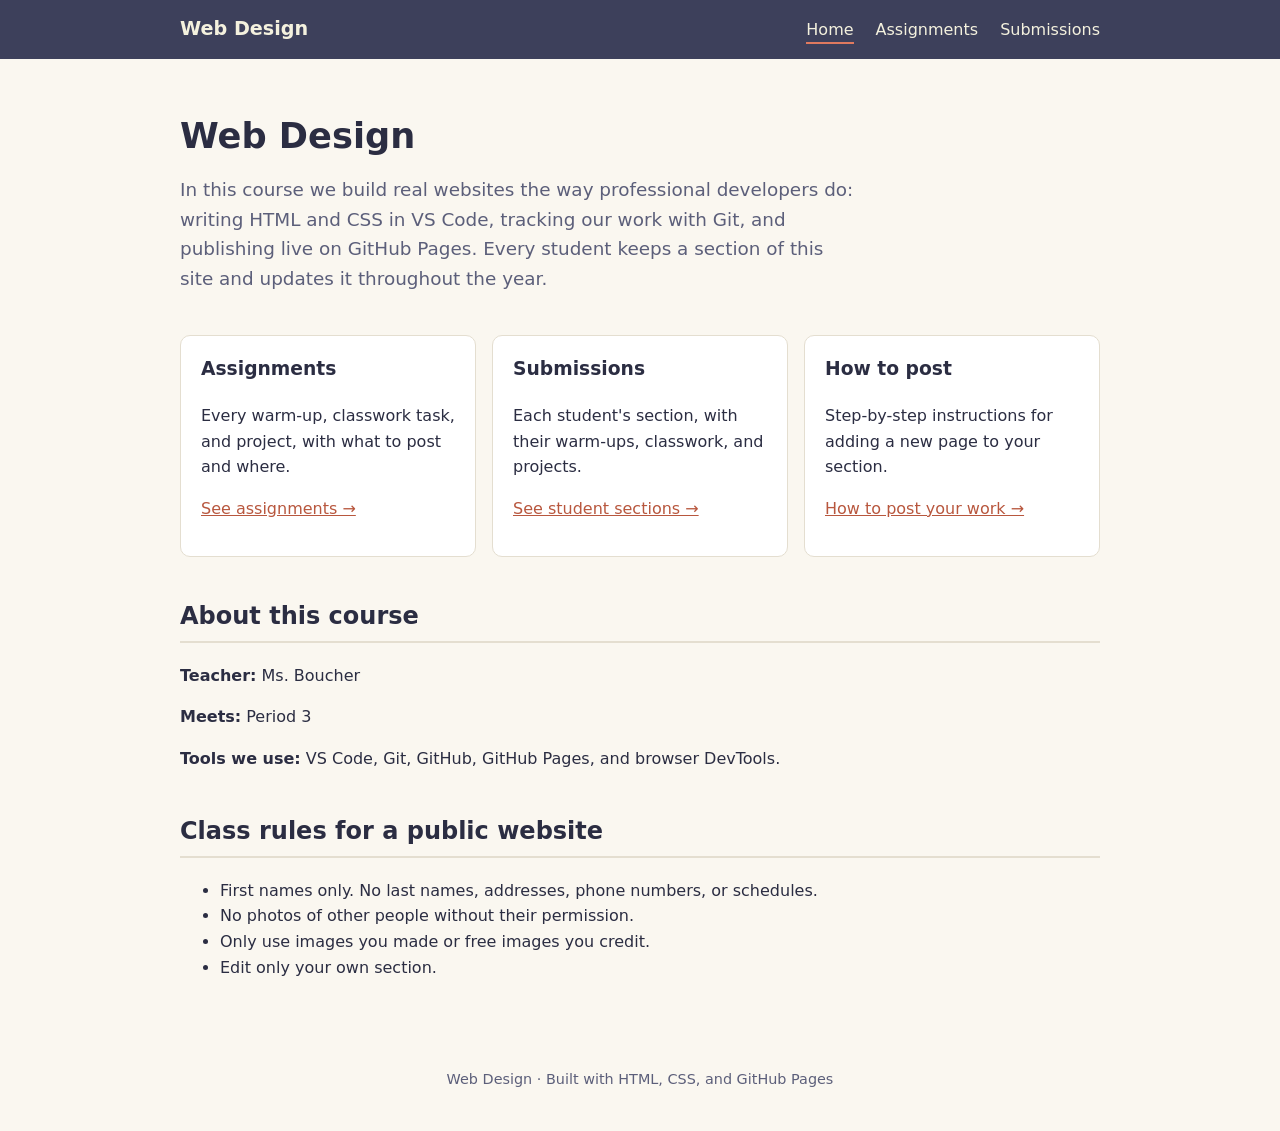
<file: index.html>
<!DOCTYPE html>
<html lang="en">
<head>
  <meta charset="UTF-8">
  <meta name="viewport" content="width=device-width, initial-scale=1.0">
  <title>Web Design</title>
  <link rel="stylesheet" href="style.css">
</head>
<body>
  <header>
    <nav>
      <a href="index.html" class="logo">Web Design</a>
      <ul>
        <li><a href="index.html" class="active">Home</a></li>
        <li><a href="assignments.html">Assignments</a></li>
        <li><a href="submissions.html">Submissions</a></li>
      </ul>
    </nav>
  </header>

  <main>
    <!-- EDIT: course name and description -->
    <section class="hero">
      <h1>Web Design</h1>
      <p class="lead">
        In this course we build real websites the way professional developers do:
        writing HTML and CSS in VS Code, tracking our work with Git, and publishing
        live on GitHub Pages. Every student keeps a section of this site and updates
        it throughout the year.
      </p>
    </section>

    <div class="cards">
      <div class="card">
        <h3>Assignments</h3>
        <p>Every warm-up, classwork task, and project, with what to post and where.</p>
        <p><a href="assignments.html">See assignments &rarr;</a></p>
      </div>
      <div class="card">
        <h3>Submissions</h3>
        <p>Each student's section, with their warm-ups, classwork, and projects.</p>
        <p><a href="submissions.html">See student sections &rarr;</a></p>
      </div>
      <div class="card">
        <h3>How to post</h3>
        <p>Step-by-step instructions for adding a new page to your section.</p>
        <p><a href="assignments.html#how-to-post">How to post your work &rarr;</a></p>
      </div>
    </div>

    <!-- EDIT: course details -->
    <h2>About this course</h2>
    <p><strong>Teacher:</strong> Ms. Boucher</p>
    <p><strong>Meets:</strong> Period 3</p>
    <p><strong>Tools we use:</strong> VS Code, Git, GitHub, GitHub Pages, and browser DevTools.</p>

    <h2>Class rules for a public website</h2>
    <ul>
      <li>First names only. No last names, addresses, phone numbers, or schedules.</li>
      <li>No photos of other people without their permission.</li>
      <li>Only use images you made or free images you credit.</li>
      <li>Edit only your own section.</li>
    </ul>
  </main>

  <footer>
    Web Design &middot; Built with HTML, CSS, and GitHub Pages
  </footer>
</body>
</html>
</file>
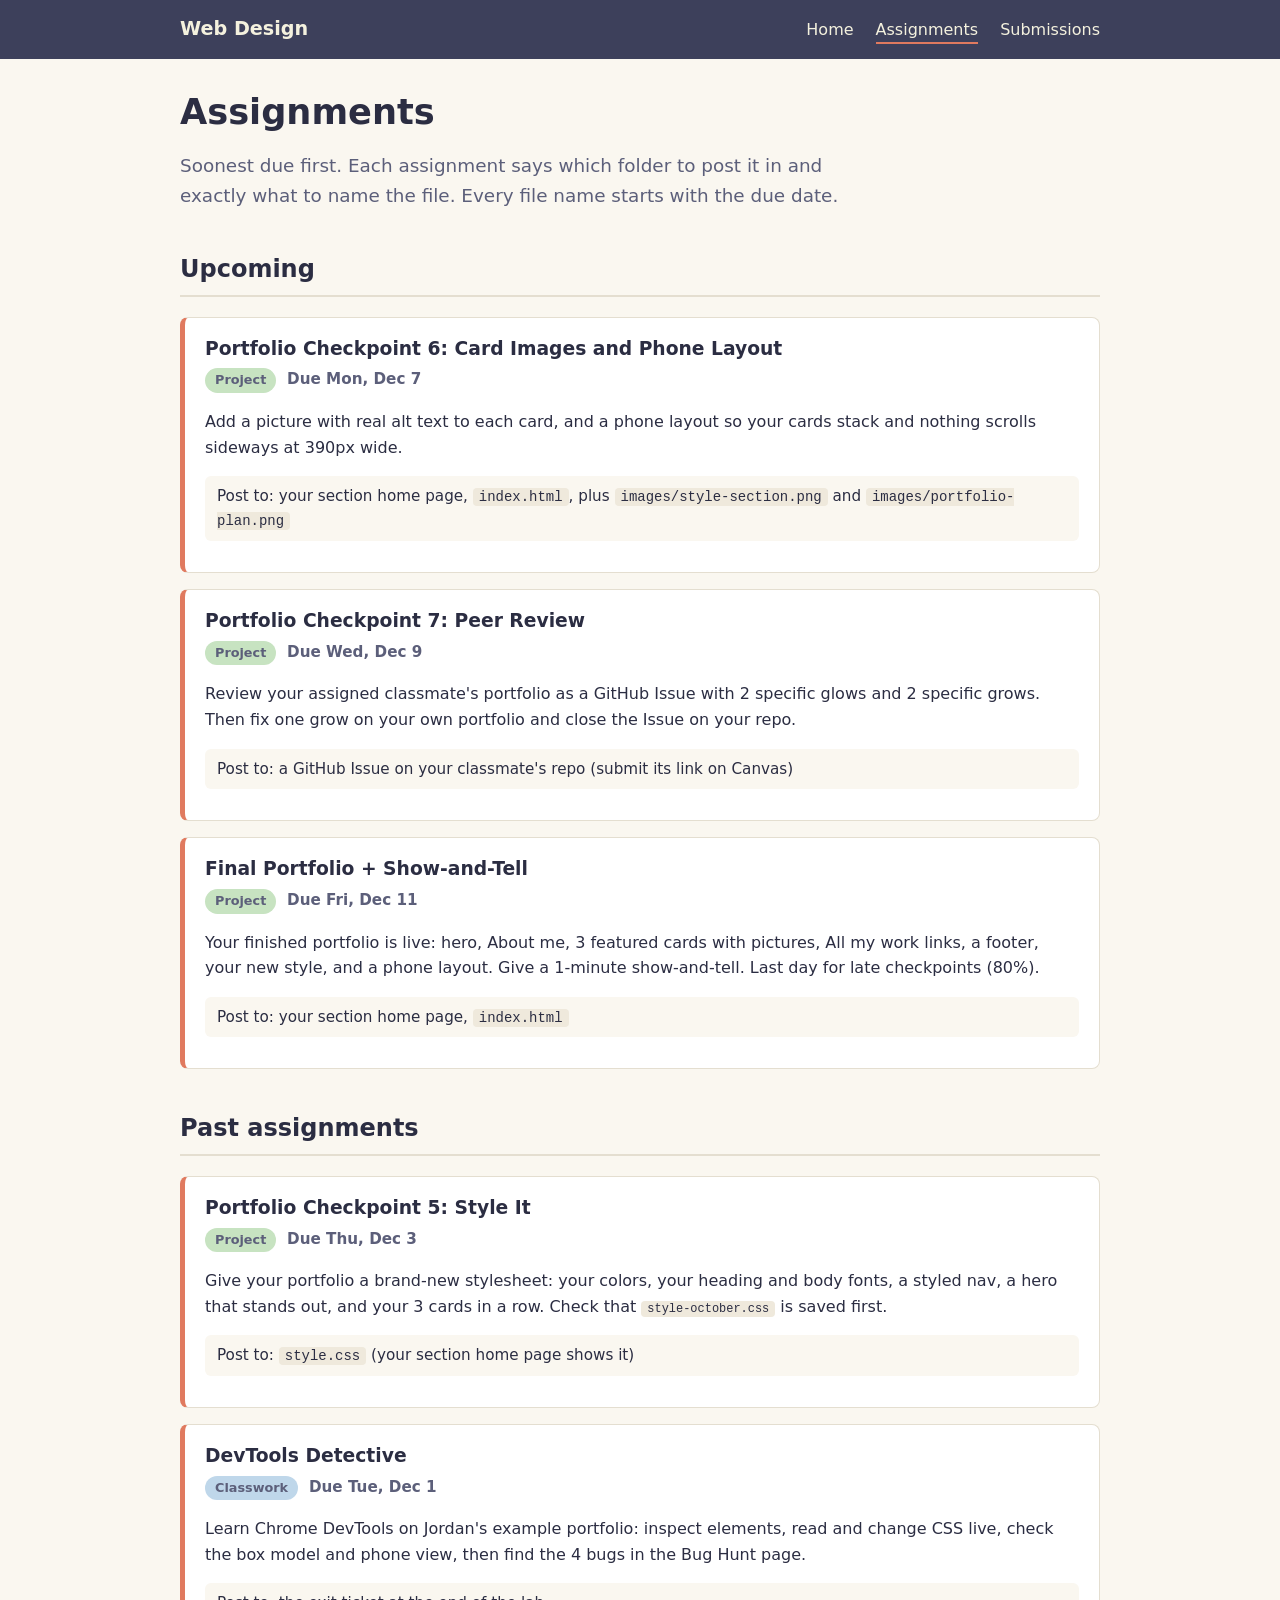
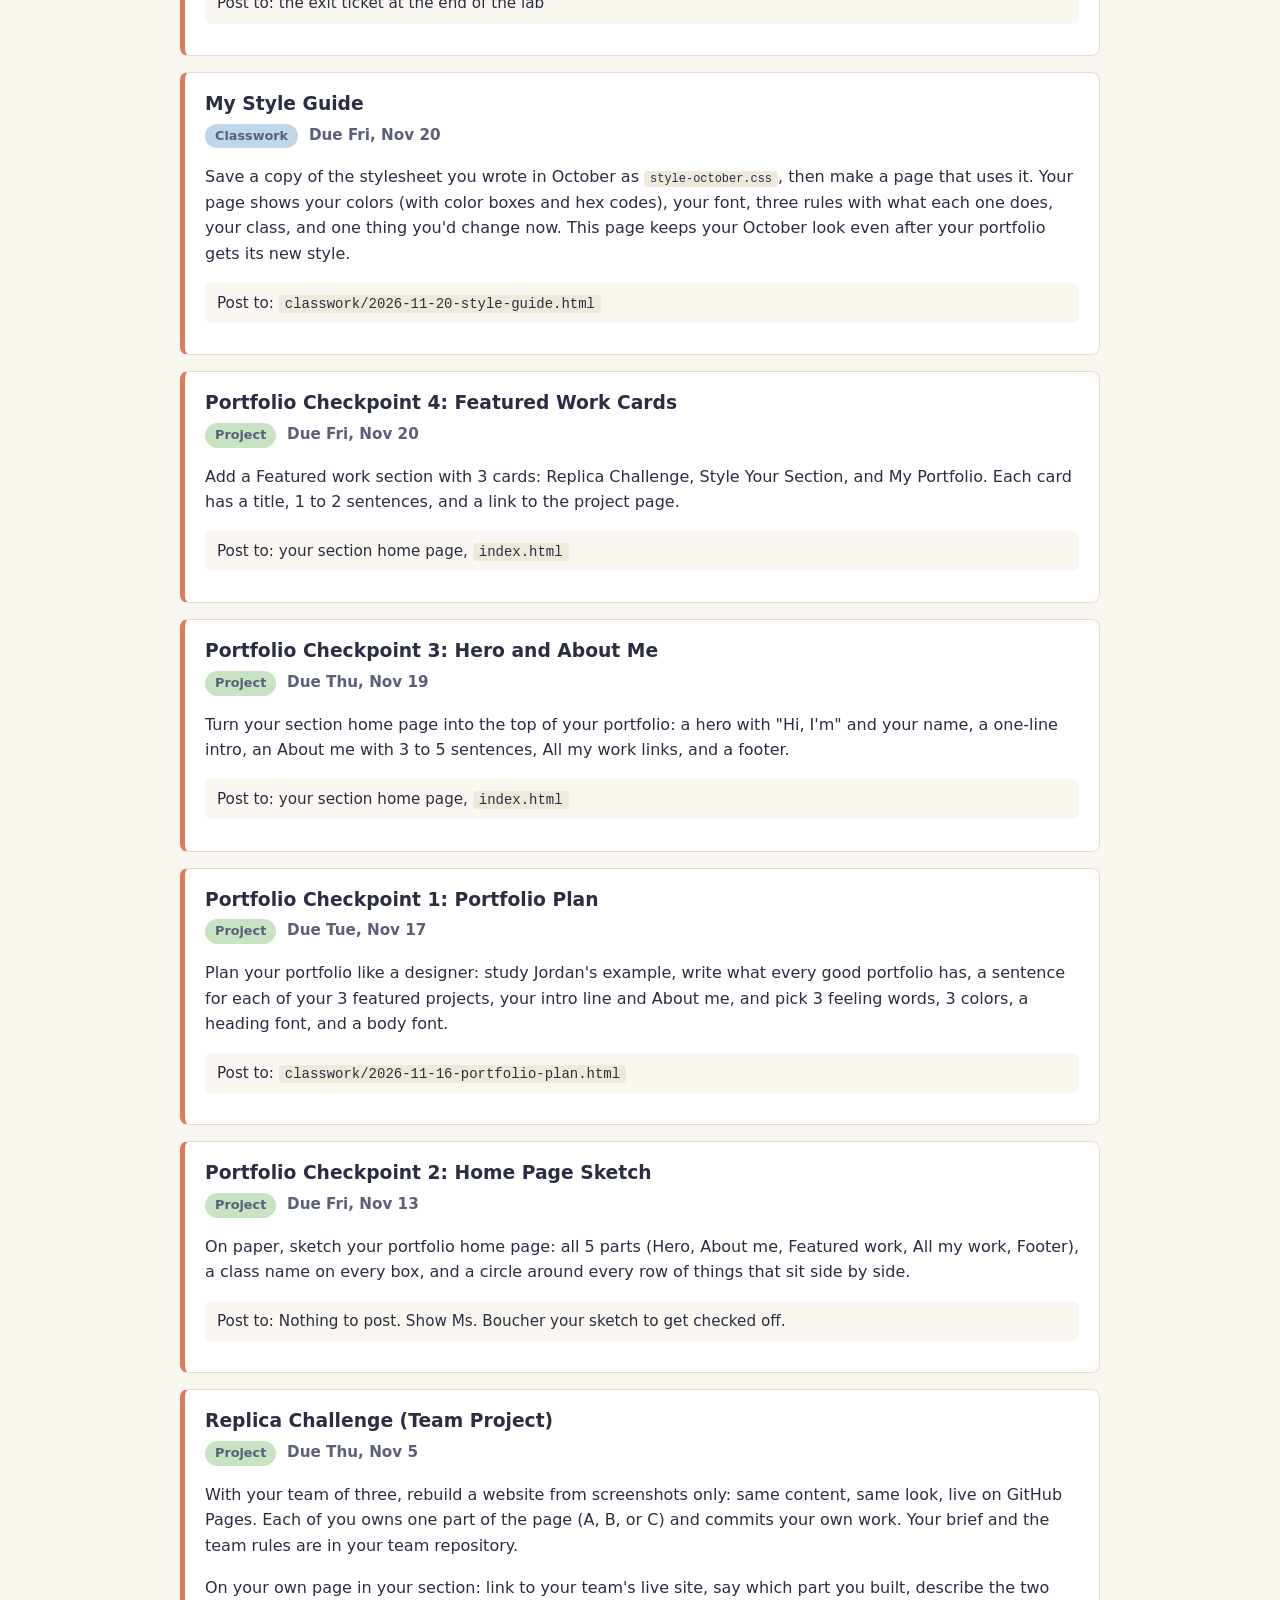
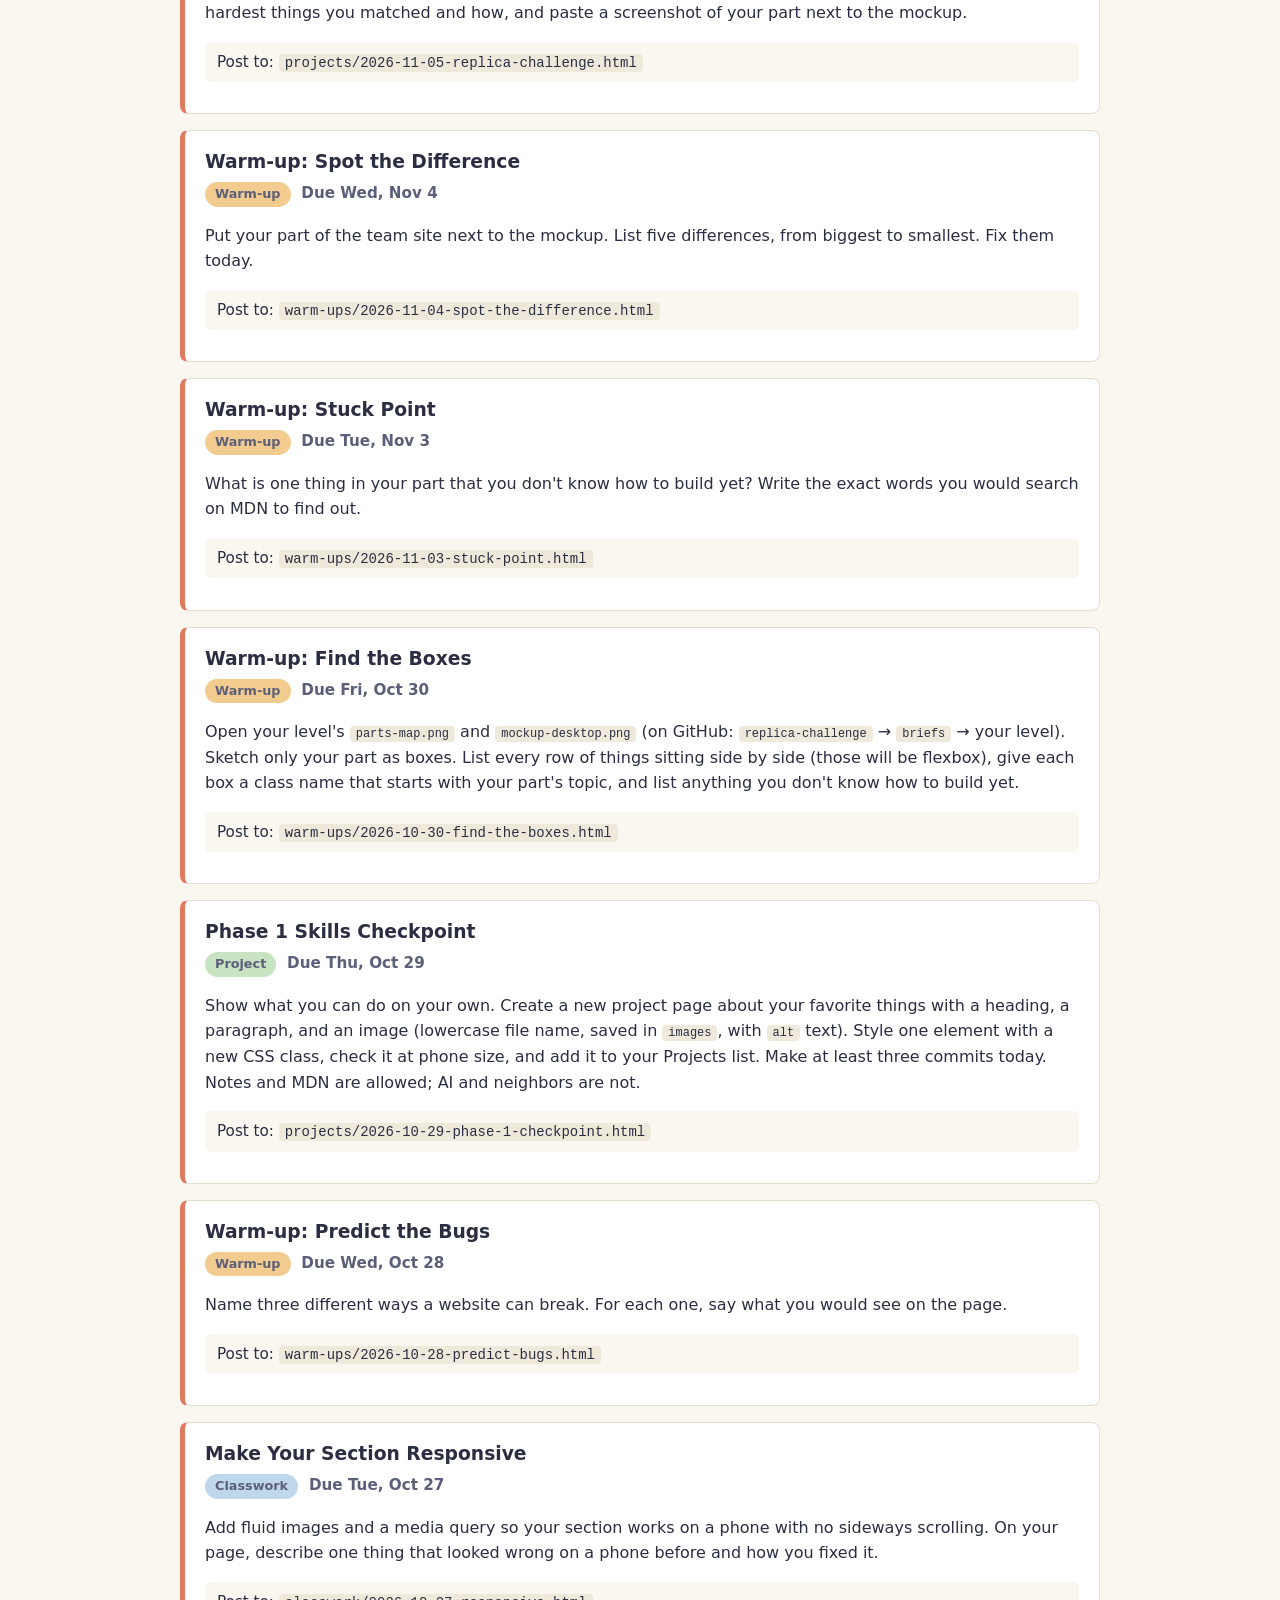
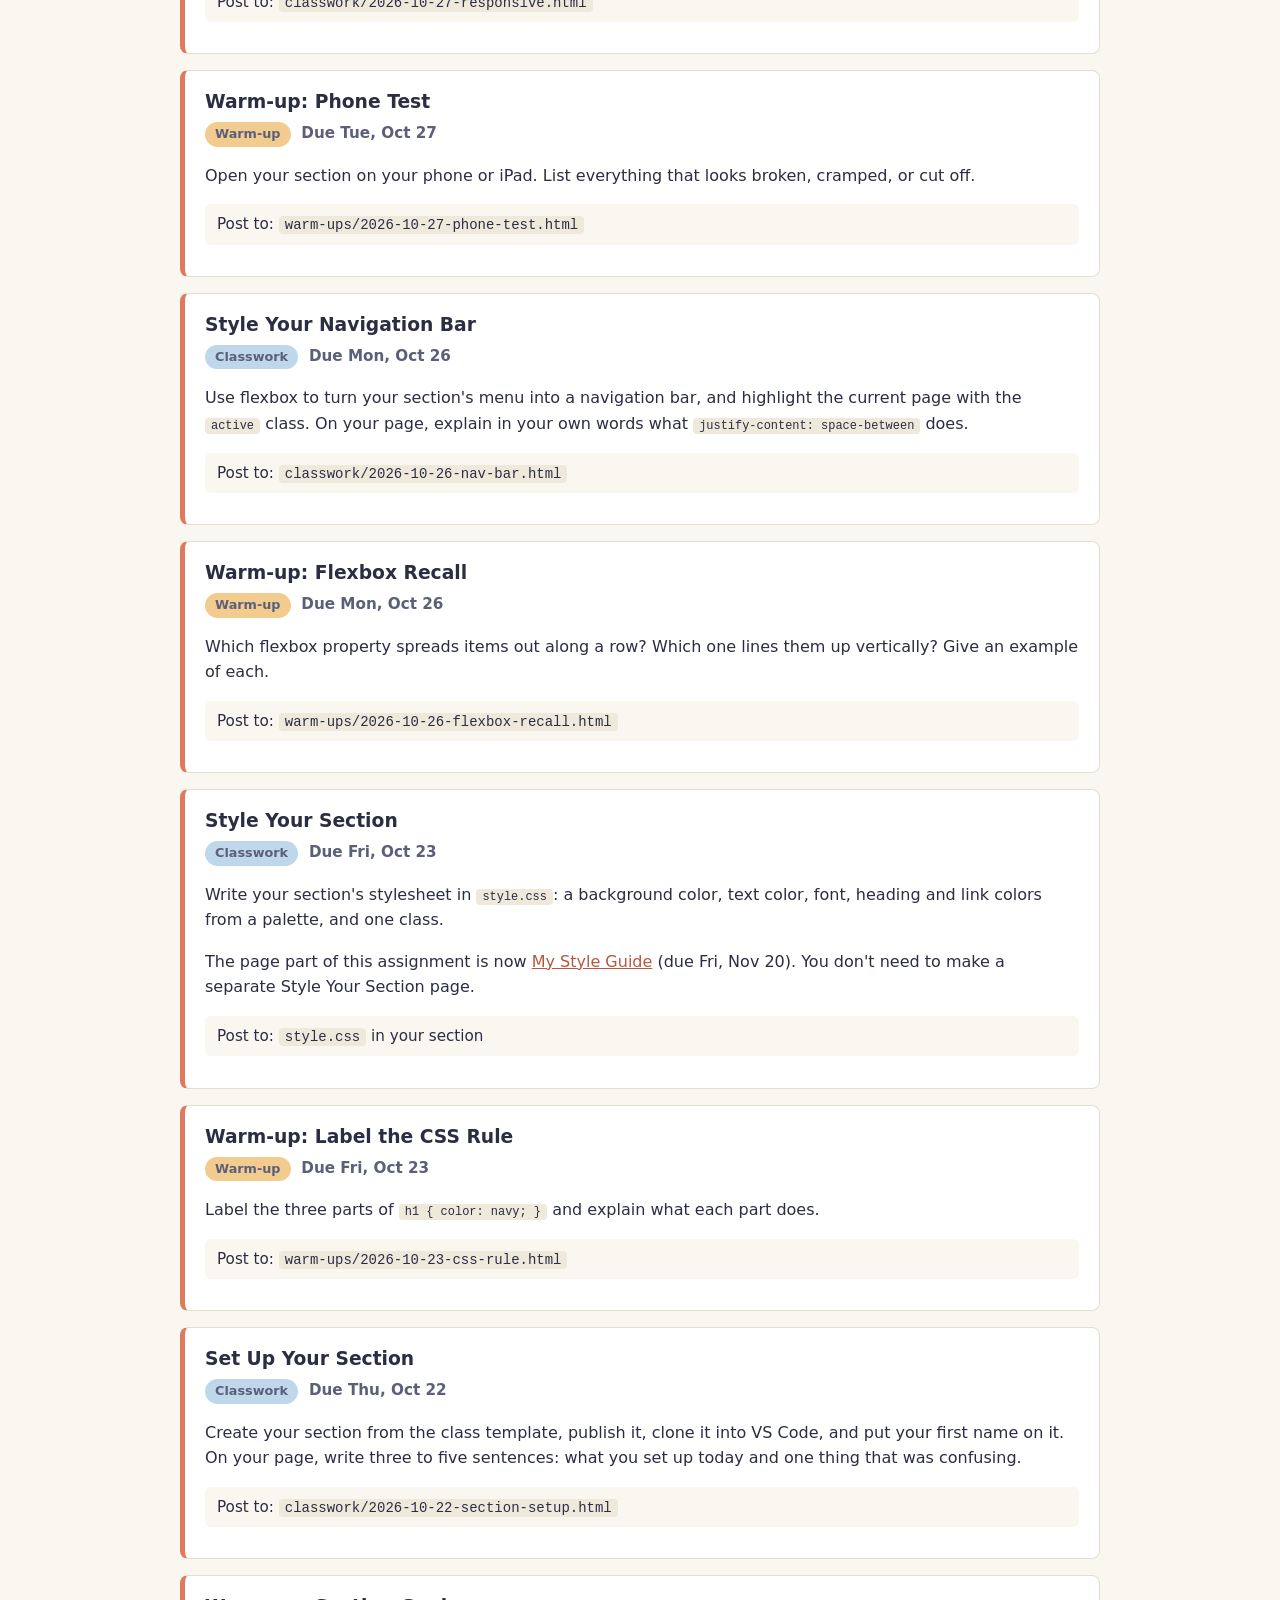
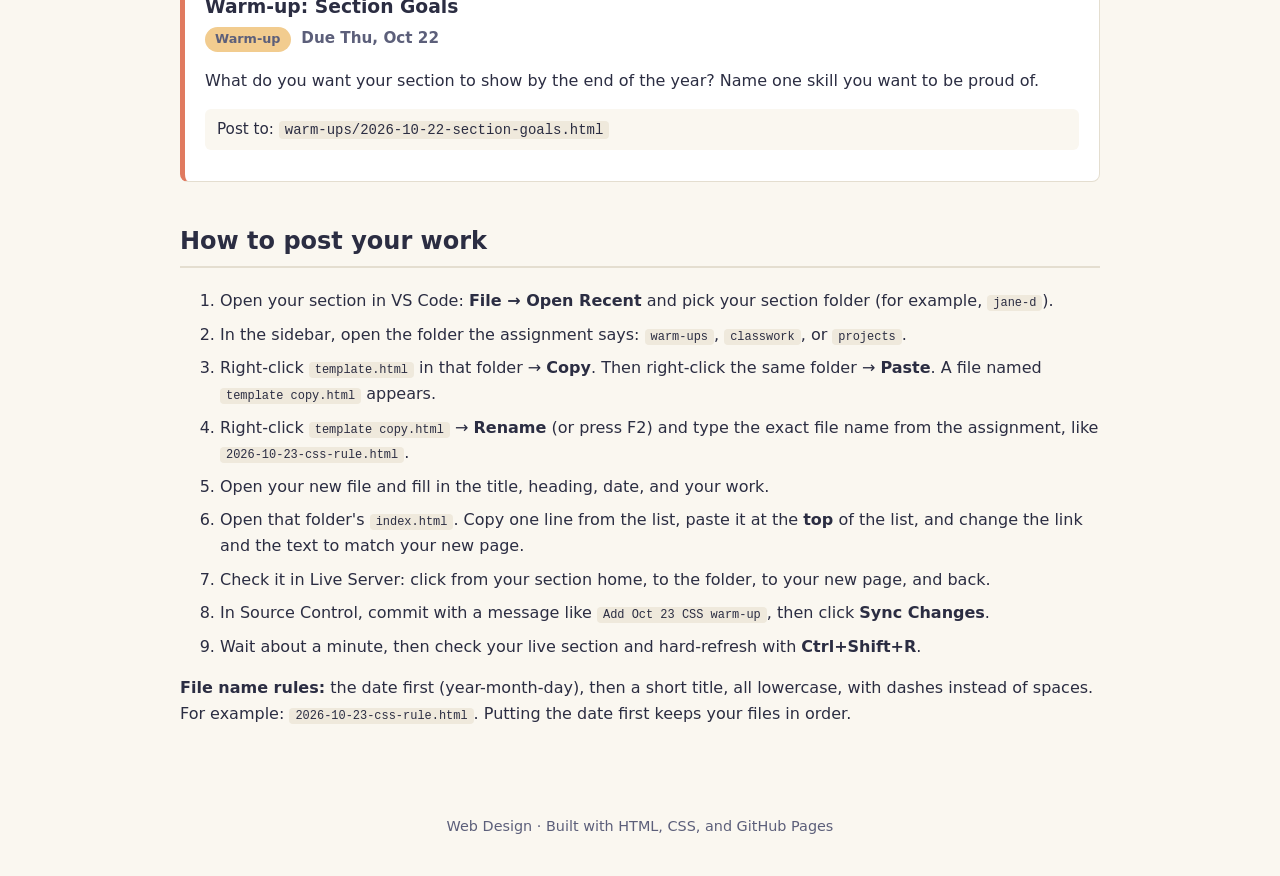
<file: assignments.html>
<!DOCTYPE html>
<html lang="en">
<head>
  <meta charset="UTF-8">
  <meta name="viewport" content="width=device-width, initial-scale=1.0">
  <title>Assignments | Web Design</title>
  <link rel="stylesheet" href="style.css">
</head>
<body>
  <header>
    <nav>
      <a href="index.html" class="logo">Web Design</a>
      <ul>
        <li><a href="index.html">Home</a></li>
        <li><a href="assignments.html" class="active">Assignments</a></li>
        <li><a href="submissions.html">Submissions</a></li>
      </ul>
    </nav>
  </header>

  <main>
        <article class="assignment" id="2026-11-13-portfolio-sketch" data-due="2026-11-13">
      <h3>Portfolio Checkpoint 2: Home Page Sketch</h3>
      <p class="meta"><span class="tag project">Project</span> <strong>Due Fri, Nov 13</strong></p>
      <p>On paper, sketch your portfolio home page: all 5 parts (Hero, About me, Featured work, All my work, Footer), a class name on every box, and a circle around every row of things that sit side by side.</p>
      <p class="post-to">Post to: Nothing to post. Show Ms. Boucher your sketch to get checked off.</p>
    </article>

    <article class="assignment" id="2026-11-16-portfolio-plan" data-due="2026-11-17">
      <h3>Portfolio Checkpoint 1: Portfolio Plan</h3>
      <p class="meta"><span class="tag project">Project</span> <strong>Due Tue, Nov 17</strong></p>
      <p>Plan your portfolio like a designer: study Jordan's example, write what every good portfolio has, a sentence for each of your 3 featured projects, your intro line and About me, and pick 3 feeling words, 3 colors, a heading font, and a body font.</p>
      <p class="post-to">Post to: <code>classwork/2026-11-16-portfolio-plan.html</code></p>
    </article>

    <article class="assignment" id="2026-11-19-hero-about" data-due="2026-11-19">
      <h3>Portfolio Checkpoint 3: Hero and About Me</h3>
      <p class="meta"><span class="tag project">Project</span> <strong>Due Thu, Nov 19</strong></p>
      <p>Turn your section home page into the top of your portfolio: a hero with "Hi, I'm" and your name, a one-line intro, an About me with 3 to 5 sentences, All my work links, and a footer.</p>
      <p class="post-to">Post to: your section home page, <code>index.html</code></p>
    </article>

    <article class="assignment" id="2026-11-20-featured-work" data-due="2026-11-20">
      <h3>Portfolio Checkpoint 4: Featured Work Cards</h3>
      <p class="meta"><span class="tag project">Project</span> <strong>Due Fri, Nov 20</strong></p>
      <p>Add a Featured work section with 3 cards: Replica Challenge, Style Your Section, and My Portfolio. Each card has a title, 1 to 2 sentences, and a link to the project page.</p>
      <p class="post-to">Post to: your section home page, <code>index.html</code></p>
    </article>

    <article class="assignment" id="2026-12-01-devtools-detective" data-due="2026-12-01">
      <h3>DevTools Detective</h3>
      <p class="meta"><span class="tag classwork">Classwork</span> <strong>Due Tue, Dec 1</strong></p>
      <p>Learn Chrome DevTools on Jordan's example portfolio: inspect elements, read and change CSS live, check the box model and phone view, then find the 4 bugs in the Bug Hunt page.</p>
      <p class="post-to">Post to: the exit ticket at the end of the lab</p>
    </article>

    <article class="assignment" id="2026-12-03-style-it" data-due="2026-12-03">
      <h3>Portfolio Checkpoint 5: Style It</h3>
      <p class="meta"><span class="tag project">Project</span> <strong>Due Thu, Dec 3</strong></p>
      <p>Give your portfolio a brand-new stylesheet: your colors, your heading and body fonts, a styled nav, a hero that stands out, and your 3 cards in a row. Check that <code>style-october.css</code> is saved first.</p>
      <p class="post-to">Post to: <code>style.css</code> (your section home page shows it)</p>
    </article>

    <article class="assignment" id="2026-12-07-images-phone" data-due="2026-12-07">
      <h3>Portfolio Checkpoint 6: Card Images and Phone Layout</h3>
      <p class="meta"><span class="tag project">Project</span> <strong>Due Mon, Dec 7</strong></p>
      <p>Add a picture with real alt text to each card, and a phone layout so your cards stack and nothing scrolls sideways at 390px wide.</p>
      <p class="post-to">Post to: your section home page, <code>index.html</code>, plus <code>images/style-section.png</code> and <code>images/portfolio-plan.png</code></p>
    </article>

    <article class="assignment" id="2026-12-09-peer-review" data-due="2026-12-09">
      <h3>Portfolio Checkpoint 7: Peer Review</h3>
      <p class="meta"><span class="tag project">Project</span> <strong>Due Wed, Dec 9</strong></p>
      <p>Review your assigned classmate's portfolio as a GitHub Issue with 2 specific glows and 2 specific grows. Then fix one grow on your own portfolio and close the Issue on your repo.</p>
      <p class="post-to">Post to: a GitHub Issue on your classmate's repo (submit its link on Canvas)</p>
    </article>

    <article class="assignment" id="2026-12-11-final-portfolio" data-due="2026-12-11">
      <h3>Final Portfolio + Show-and-Tell</h3>
      <p class="meta"><span class="tag project">Project</span> <strong>Due Fri, Dec 11</strong></p>
      <p>Your finished portfolio is live: hero, About me, 3 featured cards with pictures, All my work links, a footer, your new style, and a phone layout. Give a 1-minute show-and-tell. Last day for late checkpoints (80%).</p>
      <p class="post-to">Post to: your section home page, <code>index.html</code></p>
    </article>

        <article class="assignment" id="2026-11-20-style-guide" data-due="2026-11-20">
      <h3>My Style Guide</h3>
      <p class="meta"><span class="tag classwork">Classwork</span> <strong>Due Fri, Nov 20</strong></p>
      <p>Save a copy of the stylesheet you wrote in October as <code>style-october.css</code>, then make a page that uses it. Your page shows your colors (with color boxes and hex codes), your font, three rules with what each one does, your class, and one thing you'd change now. This page keeps your October look even after your portfolio gets its new style.</p>
      <p class="post-to">Post to: <code>classwork/2026-11-20-style-guide.html</code></p>
    </article>

    <h1>Assignments</h1>
    <p class="lead">
      Soonest due first. Each assignment says which folder to post it in and exactly
      what to name the file. Every file name starts with the due date.
    </p>

    <!-- ============================================================
         Assignments sort themselves by due date: soonest first.
         Anything past its due date moves to "Past assignments" automatically.

         HOW TO ADD AN ASSIGNMENT (teacher):
         Copy one whole <article class="assignment"> ... </article> block,
         paste it anywhere in the list below, and change:
           - id:        the file name without .html, like 2026-11-02-client-kickoff
           - data-due:  the due date as year-month-day, like 2026-11-02
           - the title, tag, "Due" date, description, and "Post to" file name
         The file name always starts with the due date.
         ============================================================ -->

    <h2>Upcoming</h2>
    <div id="upcoming">
    <article class="assignment" id="2026-10-22-section-goals" data-due="2026-10-22">
      <h3>Warm-up: Section Goals</h3>
      <p class="meta"><span class="tag warm-up">Warm-up</span> <strong>Due Thu, Oct 22</strong></p>
      <p>What do you want your section to show by the end of the year? Name one skill you want to be proud of.</p>
      <p class="post-to">Post to: <code>warm-ups/2026-10-22-section-goals.html</code></p>
    </article>

    <article class="assignment" id="2026-10-22-section-setup" data-due="2026-10-22">
      <h3>Set Up Your Section</h3>
      <p class="meta"><span class="tag classwork">Classwork</span> <strong>Due Thu, Oct 22</strong></p>
      <p>Create your section from the class template, publish it, clone it into VS Code, and put your first name on it. On your page, write three to five sentences: what you set up today and one thing that was confusing.</p>
      <p class="post-to">Post to: <code>classwork/2026-10-22-section-setup.html</code></p>
    </article>

    <article class="assignment" id="2026-10-23-css-rule" data-due="2026-10-23">
      <h3>Warm-up: Label the CSS Rule</h3>
      <p class="meta"><span class="tag warm-up">Warm-up</span> <strong>Due Fri, Oct 23</strong></p>
      <p>Label the three parts of <code>h1 { color: navy; }</code> and explain what each part does.</p>
      <p class="post-to">Post to: <code>warm-ups/2026-10-23-css-rule.html</code></p>
    </article>

    <article class="assignment" id="2026-10-23-style-my-section" data-due="2026-10-23">
      <h3>Style Your Section</h3>
      <p class="meta"><span class="tag classwork">Classwork</span> <strong>Due Fri, Oct 23</strong></p>
      <p>Write your section's stylesheet in <code>style.css</code>: a background color, text color, font, heading and link colors from a palette, and one class.</p>
      <p>The page part of this assignment is now <a href="#2026-11-20-style-guide">My Style Guide</a> (due Fri, Nov 20). You don't need to make a separate Style Your Section page.</p>
      <p class="post-to">Post to: <code>style.css</code> in your section</p>
    </article>

    <article class="assignment" id="2026-10-26-flexbox-recall" data-due="2026-10-26">
      <h3>Warm-up: Flexbox Recall</h3>
      <p class="meta"><span class="tag warm-up">Warm-up</span> <strong>Due Mon, Oct 26</strong></p>
      <p>Which flexbox property spreads items out along a row? Which one lines them up vertically? Give an example of each.</p>
      <p class="post-to">Post to: <code>warm-ups/2026-10-26-flexbox-recall.html</code></p>
    </article>

    <article class="assignment" id="2026-10-26-nav-bar" data-due="2026-10-26">
      <h3>Style Your Navigation Bar</h3>
      <p class="meta"><span class="tag classwork">Classwork</span> <strong>Due Mon, Oct 26</strong></p>
      <p>Use flexbox to turn your section's menu into a navigation bar, and highlight the current page with the <code>active</code> class. On your page, explain in your own words what <code>justify-content: space-between</code> does.</p>
      <p class="post-to">Post to: <code>classwork/2026-10-26-nav-bar.html</code></p>
    </article>

    <article class="assignment" id="2026-10-27-phone-test" data-due="2026-10-27">
      <h3>Warm-up: Phone Test</h3>
      <p class="meta"><span class="tag warm-up">Warm-up</span> <strong>Due Tue, Oct 27</strong></p>
      <p>Open your section on your phone or iPad. List everything that looks broken, cramped, or cut off.</p>
      <p class="post-to">Post to: <code>warm-ups/2026-10-27-phone-test.html</code></p>
    </article>

    <article class="assignment" id="2026-10-27-responsive" data-due="2026-10-27">
      <h3>Make Your Section Responsive</h3>
      <p class="meta"><span class="tag classwork">Classwork</span> <strong>Due Tue, Oct 27</strong></p>
      <p>Add fluid images and a media query so your section works on a phone with no sideways scrolling. On your page, describe one thing that looked wrong on a phone before and how you fixed it.</p>
      <p class="post-to">Post to: <code>classwork/2026-10-27-responsive.html</code></p>
    </article>

    <article class="assignment" id="2026-10-28-predict-bugs" data-due="2026-10-28">
      <h3>Warm-up: Predict the Bugs</h3>
      <p class="meta"><span class="tag warm-up">Warm-up</span> <strong>Due Wed, Oct 28</strong></p>
      <p>Name three different ways a website can break. For each one, say what you would see on the page.</p>
      <p class="post-to">Post to: <code>warm-ups/2026-10-28-predict-bugs.html</code></p>
    </article>

    <article class="assignment" id="2026-10-29-phase-1-checkpoint" data-due="2026-10-29">
      <h3>Phase 1 Skills Checkpoint</h3>
      <p class="meta"><span class="tag project">Project</span> <strong>Due Thu, Oct 29</strong></p>
      <p>Show what you can do on your own. Create a new project page about your favorite things with a heading, a paragraph, and an image (lowercase file name, saved in <code>images</code>, with <code>alt</code> text). Style one element with a new CSS class, check it at phone size, and add it to your Projects list. Make at least three commits today. Notes and MDN are allowed; AI and neighbors are not.</p>
      <p class="post-to">Post to: <code>projects/2026-10-29-phase-1-checkpoint.html</code></p>
    </article>

    <article class="assignment" id="2026-10-30-find-the-boxes" data-due="2026-10-30">
      <h3>Warm-up: Find the Boxes</h3>
      <p class="meta"><span class="tag warm-up">Warm-up</span> <strong>Due Fri, Oct 30</strong></p>
      <p>Open your level's <code>parts-map.png</code> and <code>mockup-desktop.png</code> (on GitHub: <code>replica-challenge</code> &rarr; <code>briefs</code> &rarr; your level). Sketch only your part as boxes. List every row of things sitting side by side (those will be flexbox), give each box a class name that starts with your part's topic, and list anything you don't know how to build yet.</p>
      <p class="post-to">Post to: <code>warm-ups/2026-10-30-find-the-boxes.html</code></p>
    </article>

    <article class="assignment" id="2026-11-03-stuck-point" data-due="2026-11-03">
      <h3>Warm-up: Stuck Point</h3>
      <p class="meta"><span class="tag warm-up">Warm-up</span> <strong>Due Tue, Nov 3</strong></p>
      <p>What is one thing in your part that you don't know how to build yet? Write the exact words you would search on MDN to find out.</p>
      <p class="post-to">Post to: <code>warm-ups/2026-11-03-stuck-point.html</code></p>
    </article>

    <article class="assignment" id="2026-11-04-spot-the-difference" data-due="2026-11-04">
      <h3>Warm-up: Spot the Difference</h3>
      <p class="meta"><span class="tag warm-up">Warm-up</span> <strong>Due Wed, Nov 4</strong></p>
      <p>Put your part of the team site next to the mockup. List five differences, from biggest to smallest. Fix them today.</p>
      <p class="post-to">Post to: <code>warm-ups/2026-11-04-spot-the-difference.html</code></p>
    </article>

    <article class="assignment" id="2026-11-05-replica-challenge" data-due="2026-11-05">
      <h3>Replica Challenge (Team Project)</h3>
      <p class="meta"><span class="tag project">Project</span> <strong>Due Thu, Nov 5</strong></p>
      <p>With your team of three, rebuild a website from screenshots only: same content, same look, live on GitHub Pages. Each of you owns one part of the page (A, B, or C) and commits your own work. Your brief and the team rules are in your team repository.</p>
      <p>On your own page in your section: link to your team's live site, say which part you built, describe the two hardest things you matched and how, and paste a screenshot of your part next to the mockup.</p>
      <p class="post-to">Post to: <code>projects/2026-11-05-replica-challenge.html</code></p>
    </article>
    </div>

    <h2 id="past-heading">Past assignments</h2>
    <div id="past"></div>

    <h2 id="how-to-post">How to post your work</h2>
    <ol class="steps">
      <li>Open your section in VS Code: <strong>File &rarr; Open Recent</strong> and pick your section folder (for example, <code>jane-d</code>).</li>
      <li>In the sidebar, open the folder the assignment says: <code>warm-ups</code>, <code>classwork</code>, or <code>projects</code>.</li>
      <li>Right-click <code>template.html</code> in that folder &rarr; <strong>Copy</strong>. Then right-click the same folder &rarr; <strong>Paste</strong>. A file named <code>template copy.html</code> appears.</li>
      <li>Right-click <code>template copy.html</code> &rarr; <strong>Rename</strong> (or press F2) and type the exact file name from the assignment, like <code>2026-10-23-css-rule.html</code>.</li>
      <li>Open your new file and fill in the title, heading, date, and your work.</li>
      <li>Open that folder's <code>index.html</code>. Copy one line from the list, paste it at the <strong>top</strong> of the list, and change the link and the text to match your new page.</li>
      <li>Check it in Live Server: click from your section home, to the folder, to your new page, and back.</li>
      <li>In Source Control, commit with a message like <code>Add Oct 23 CSS warm-up</code>, then click <strong>Sync Changes</strong>.</li>
      <li>Wait about a minute, then check your live section and hard-refresh with <strong>Ctrl+Shift+R</strong>.</li>
    </ol>

    <p><strong>File name rules:</strong> the date first (year-month-day), then a short title, all lowercase, with dashes instead of spaces.
      For example: <code>2026-10-23-css-rule.html</code>. Putting the date first keeps your files in order.</p>
  </main>

  <footer>
    Web Design &middot; Built with HTML, CSS, and GitHub Pages
  </footer>

  <script>
    // Sort assignments by due date (soonest first) and move past-due ones down.
    (function () {
      var upcoming = document.getElementById("upcoming");
      var past = document.getElementById("past");
      var cards = Array.prototype.slice.call(document.querySelectorAll("article.assignment"));
      var now = new Date();
      var today = now.getFullYear() + "-" +
        String(now.getMonth() + 1).padStart(2, "0") + "-" +
        String(now.getDate()).padStart(2, "0");
      cards.sort(function (a, b) {
        return a.dataset.due < b.dataset.due ? -1 : a.dataset.due > b.dataset.due ? 1 : 0;
      });
      var pastCards = [];
      cards.forEach(function (card) {
        if (card.dataset.due < today) {
          pastCards.push(card);
        } else {
          upcoming.appendChild(card);
        }
      });
      // Most recent past assignment first
      pastCards.reverse().forEach(function (card) { past.appendChild(card); });
      if (pastCards.length === 0) {
        document.getElementById("past-heading").style.display = "none";
      }
      if (upcoming.children.length === 0) {
        upcoming.innerHTML = "<p>No upcoming assignments right now.</p>";
      }
    })();
  </script>
</body>
</html>
</file>
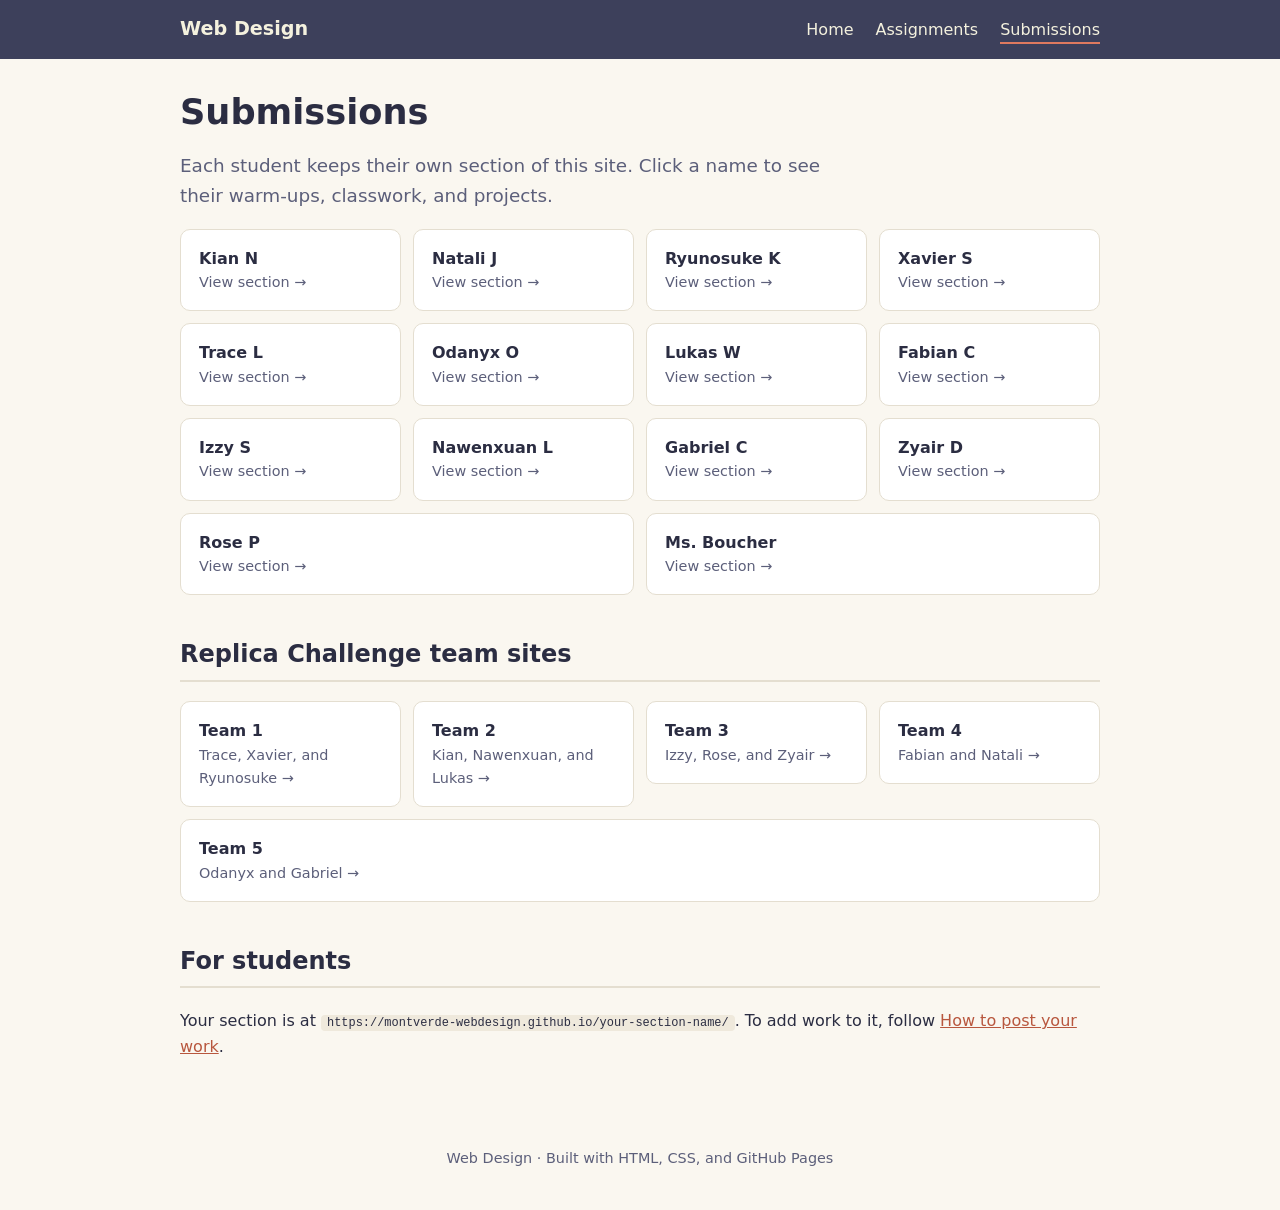
<file: submissions.html>
<!DOCTYPE html>
<html lang="en">
<head>
  <meta charset="UTF-8">
  <meta name="viewport" content="width=device-width, initial-scale=1.0">
  <title>Submissions | Web Design</title>
  <link rel="stylesheet" href="style.css">
</head>
<body>
  <header>
    <nav>
      <a href="index.html" class="logo">Web Design</a>
      <ul>
        <li><a href="index.html">Home</a></li>
        <li><a href="assignments.html">Assignments</a></li>
        <li><a href="submissions.html" class="active">Submissions</a></li>
      </ul>
    </nav>
  </header>

  <main>
    <h1>Submissions</h1>
    <p class="lead">
      Each student keeps their own section of this site. Click a name to see their
      warm-ups, classwork, and projects.
    </p>

    <!-- ============================================================
         HOW TO ADD A STUDENT (teacher):
         Copy one <li> ... </li> line, paste it into the list, and change:
           - href: the student's repo name followed by a slash, like "jane-d/"
           - the first name
         Keep the list in alphabetical order by first name.
         Use first names only (no last names on a public site).
         ============================================================ -->

    <ul class="students">
      <li><a href="kian-nurani/">Kian N <span>View section &rarr;</span></a></li>
      <li><a href="Natali-Jawad/">Natali J <span>View section &rarr;</span></a></li>
      <li><a href="ryunosuke-kojika/">Ryunosuke K <span>View section &rarr;</span></a></li>
      <li><a href="xavier-skipworth/">Xavier S <span>View section &rarr;</span></a></li>
      <li><a href="trace-lopez/">Trace L <span>View section &rarr;</span></a></li>
      <li><a href="odanyx-ofarril/">Odanyx O <span>View section &rarr;</span></a></li>
      <li><a href="lukas-walker/">Lukas W <span>View section &rarr;</span></a></li>
      <li><a href="cruz-fabian3012/">Fabian C <span>View section &rarr;</span></a></li>
      <li><a href="izzy-schwartzberg/">Izzy S <span>View section &rarr;</span></a></li>
      <li><a href="nawenxuan-li/">Nawenxuan L <span>View section &rarr;</span></a></li>
      <li><a href="gabriel-carrero/">Gabriel C <span>View section &rarr;</span></a></li>
      <li><a href="Zyair-Devallon/">Zyair D <span>View section &rarr;</span></a></li>
      <li><a href="rose-palanti/">Rose P <span>View section &rarr;</span></a></li>
      <li><a href="celine-boucher/">Ms. Boucher <span>View section &rarr;</span></a></li>
    </ul>


    <h2>Replica Challenge team sites</h2>
    <!-- Teacher: one line per team. Use first names only. -->
    <ul class="students">
      <li><a href="replica-team-1/">Team 1 <span>Trace, Xavier, and Ryunosuke &rarr;</span></a></li>
      <li><a href="replica-team-2/">Team 2 <span>Kian, Nawenxuan, and Lukas &rarr;</span></a></li>
      <li><a href="replica-team-3/">Team 3 <span>Izzy, Rose, and Zyair &rarr;</span></a></li>
      <li><a href="replica-team-4/">Team 4 <span>Fabian and Natali &rarr;</span></a></li>
      <li><a href="replica-team-5/">Team 5 <span>Odanyx and Gabriel &rarr;</span></a></li>
    </ul>

    <h2>For students</h2>
    <p>
      Your section is at <code>https://montverde-webdesign.github.io/your-section-name/</code>.
      To add work to it, follow <a href="assignments.html#how-to-post">How to post your work</a>.
    </p>
  </main>

  <footer>
    Web Design &middot; Built with HTML, CSS, and GitHub Pages
  </footer>
</body>
</html>
</file>
<file: style.css>
/* ===== Class site styles ===== */

:root {
  --ink: #2b2d42;
  --muted: #5c5f7a;
  --bg: #faf7f0;
  --card: #ffffff;
  --line: #e4ded0;
  --accent: #e07a5f;
  --accent-dark: #b8573e;
  --nav: #3d405b;
  --nav-text: #f4f1de;
  --tag-warm: #f2cc8f;
  --tag-class: #bfd7ea;
  --tag-project: #c7e3c1;
}

* {
  box-sizing: border-box;
}

body {
  margin: 0;
  font-family: "Segoe UI", system-ui, -apple-system, Helvetica, Arial, sans-serif;
  color: var(--ink);
  background-color: var(--bg);
  line-height: 1.6;
}

/* ----- Navigation bar ----- */
header {
  background-color: var(--nav);
}

nav {
  max-width: 960px;
  margin: 0 auto;
  padding: 14px 20px;
  display: flex;
  justify-content: space-between;
  align-items: center;
  gap: 16px;
}

nav .logo {
  color: var(--nav-text);
  font-weight: 700;
  font-size: 1.2rem;
  text-decoration: none;
}

nav ul {
  display: flex;
  gap: 22px;
  list-style: none;
  margin: 0;
  padding: 0;
}

nav ul a {
  color: var(--nav-text);
  text-decoration: none;
  padding-bottom: 3px;
}

nav ul a:hover {
  border-bottom: 2px solid var(--nav-text);
}

nav ul a.active {
  border-bottom: 2px solid var(--accent);
}

/* ----- Page layout ----- */
main {
  max-width: 960px;
  margin: 0 auto;
  padding: 32px 20px 48px;
}

h1 {
  font-size: 2.2rem;
  line-height: 1.2;
  margin: 0 0 8px;
}

h2 {
  margin-top: 40px;
  border-bottom: 2px solid var(--line);
  padding-bottom: 6px;
}

a {
  color: var(--accent-dark);
}

.lead {
  font-size: 1.15rem;
  color: var(--muted);
  max-width: 680px;
}

.hero {
  padding: 24px 0 8px;
}

/* ----- Cards ----- */
.cards {
  display: flex;
  flex-wrap: wrap;
  gap: 16px;
  margin-top: 16px;
}

.card {
  flex: 1 1 260px;
  background-color: var(--card);
  border: 1px solid var(--line);
  border-radius: 10px;
  padding: 18px 20px;
}

.card h3 {
  margin-top: 0;
}

/* ----- Assignments ----- */
.assignment {
  background-color: var(--card);
  border: 1px solid var(--line);
  border-left: 5px solid var(--accent);
  border-radius: 8px;
  padding: 16px 20px;
  margin: 16px 0;
}

.assignment h3 {
  margin: 0 0 4px;
}

.meta {
  color: var(--muted);
  font-size: 0.95rem;
  margin: 0 0 10px;
}

.tag {
  display: inline-block;
  font-size: 0.8rem;
  font-weight: 600;
  padding: 2px 10px;
  border-radius: 999px;
  margin-right: 6px;
}

.tag.warm-up { background-color: var(--tag-warm); }
.tag.classwork { background-color: var(--tag-class); }
.tag.project { background-color: var(--tag-project); }

.post-to {
  background-color: var(--bg);
  border-radius: 6px;
  padding: 8px 12px;
  font-size: 0.95rem;
}

code {
  background-color: #efe9dc;
  padding: 1px 6px;
  border-radius: 4px;
  font-size: 0.92em;
}

/* ----- How-to steps ----- */
.steps li {
  margin-bottom: 8px;
}

/* ----- Submissions grid ----- */
.students {
  list-style: none;
  padding: 0;
  display: flex;
  flex-wrap: wrap;
  gap: 12px;
}

.students li {
  flex: 1 1 200px;
}

.students a {
  display: block;
  background-color: var(--card);
  border: 1px solid var(--line);
  border-radius: 10px;
  padding: 16px 18px;
  text-decoration: none;
  color: var(--ink);
  font-weight: 600;
}

.students a:hover {
  border-color: var(--accent);
}

.students span {
  display: block;
  font-weight: 400;
  color: var(--muted);
  font-size: 0.9rem;
}

footer {
  text-align: center;
  color: var(--muted);
  font-size: 0.9rem;
  padding: 24px 20px 40px;
}

/* ----- Phones ----- */
@media (max-width: 640px) {
  nav {
    flex-direction: column;
  }

  nav ul {
    flex-wrap: wrap;
    justify-content: center;
    gap: 14px;
  }

  h1 {
    font-size: 1.8rem;
  }
}
</file>
